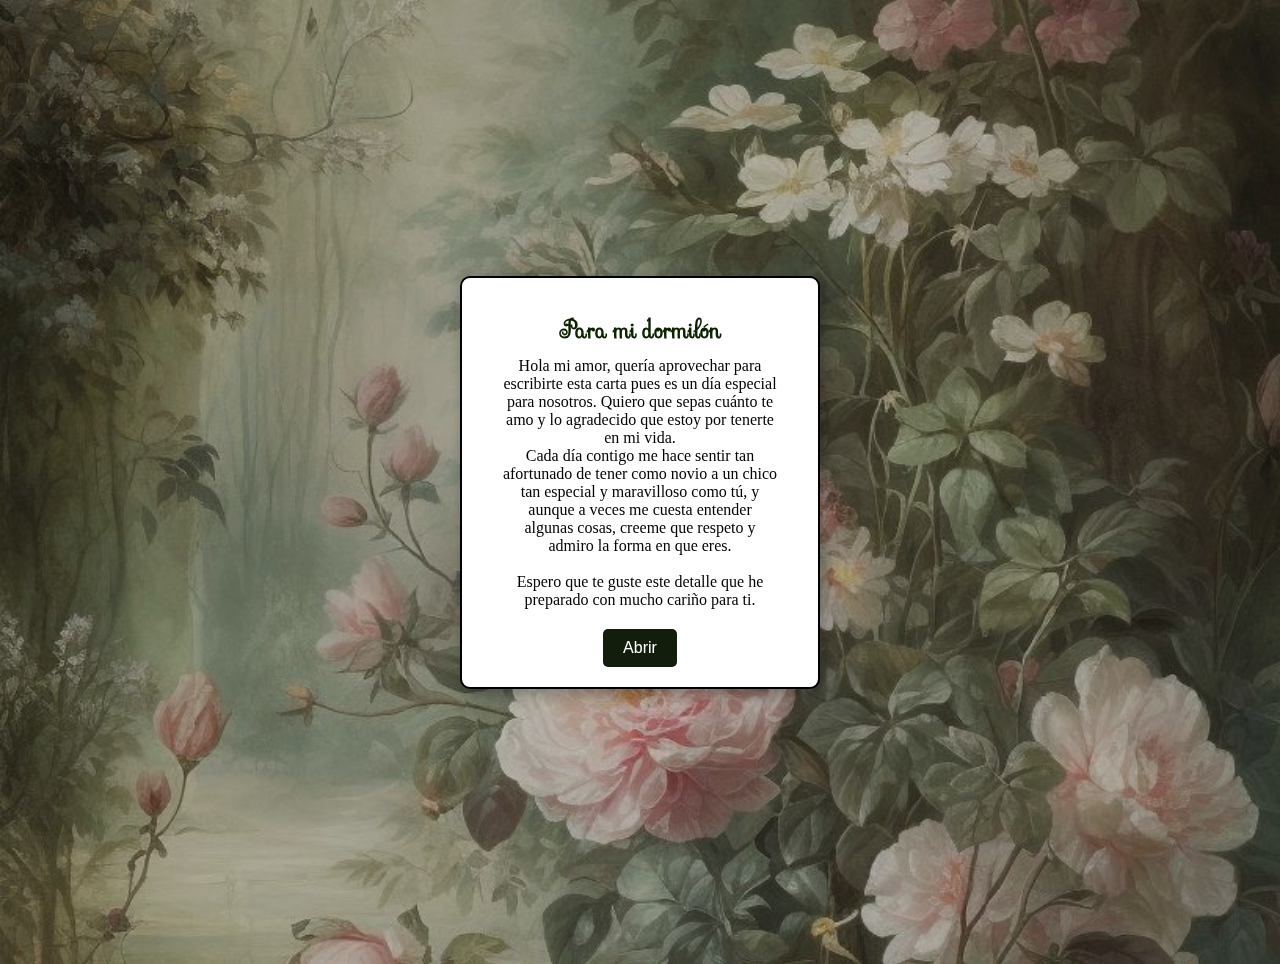
<file: index.html>
<!DOCTYPE html>
<html lang="en">
<head>
    <meta charset="UTF-8">
    <meta name="viewport" content="width=device-width, initial-scale=1.0">
    <title>Para mi dormilón</title>
    <link rel="preconnect" href="https://fonts.googleapis.com">
    <link rel="preconnect" href="https://fonts.gstatic.com" crossorigin>
    <link href="https://fonts.googleapis.com/css2?family=Lavishly+Yours&family=Sevillana&display=swap" rel="stylesheet">
    <link rel="stylesheet" href="../CSS/CartaInicial.css">

</head>
<body>
    <div class="container">
        <div class="carta">
            <h1>Para mi dormilón</h1>
            <p>Hola mi amor, quería aprovechar para escribirte esta carta pues es un día especial para nosotros. Quiero que sepas cuánto te amo y lo agradecido que estoy por tenerte en mi vida.</p>
            <p>Cada día contigo me hace sentir tan afortunado de tener como novio a un chico tan especial y maravilloso como tú, y aunque a veces me cuesta entender algunas cosas, creeme que respeto y admiro la forma en que eres.</p>
            <br>
            <p>Espero que te guste este detalle que he preparado con mucho cariño para ti.</p>
               <a href="/HTML/AbrirCarta.html">
            <button id="abrirCartaBtn">Abrir</button>
        </a>     
        </div>
    </div>
</body>
<script src="../JS/navTransition.js"></script>
<script src="../JS/CartaInicial.js"></script>
</html>
</file>
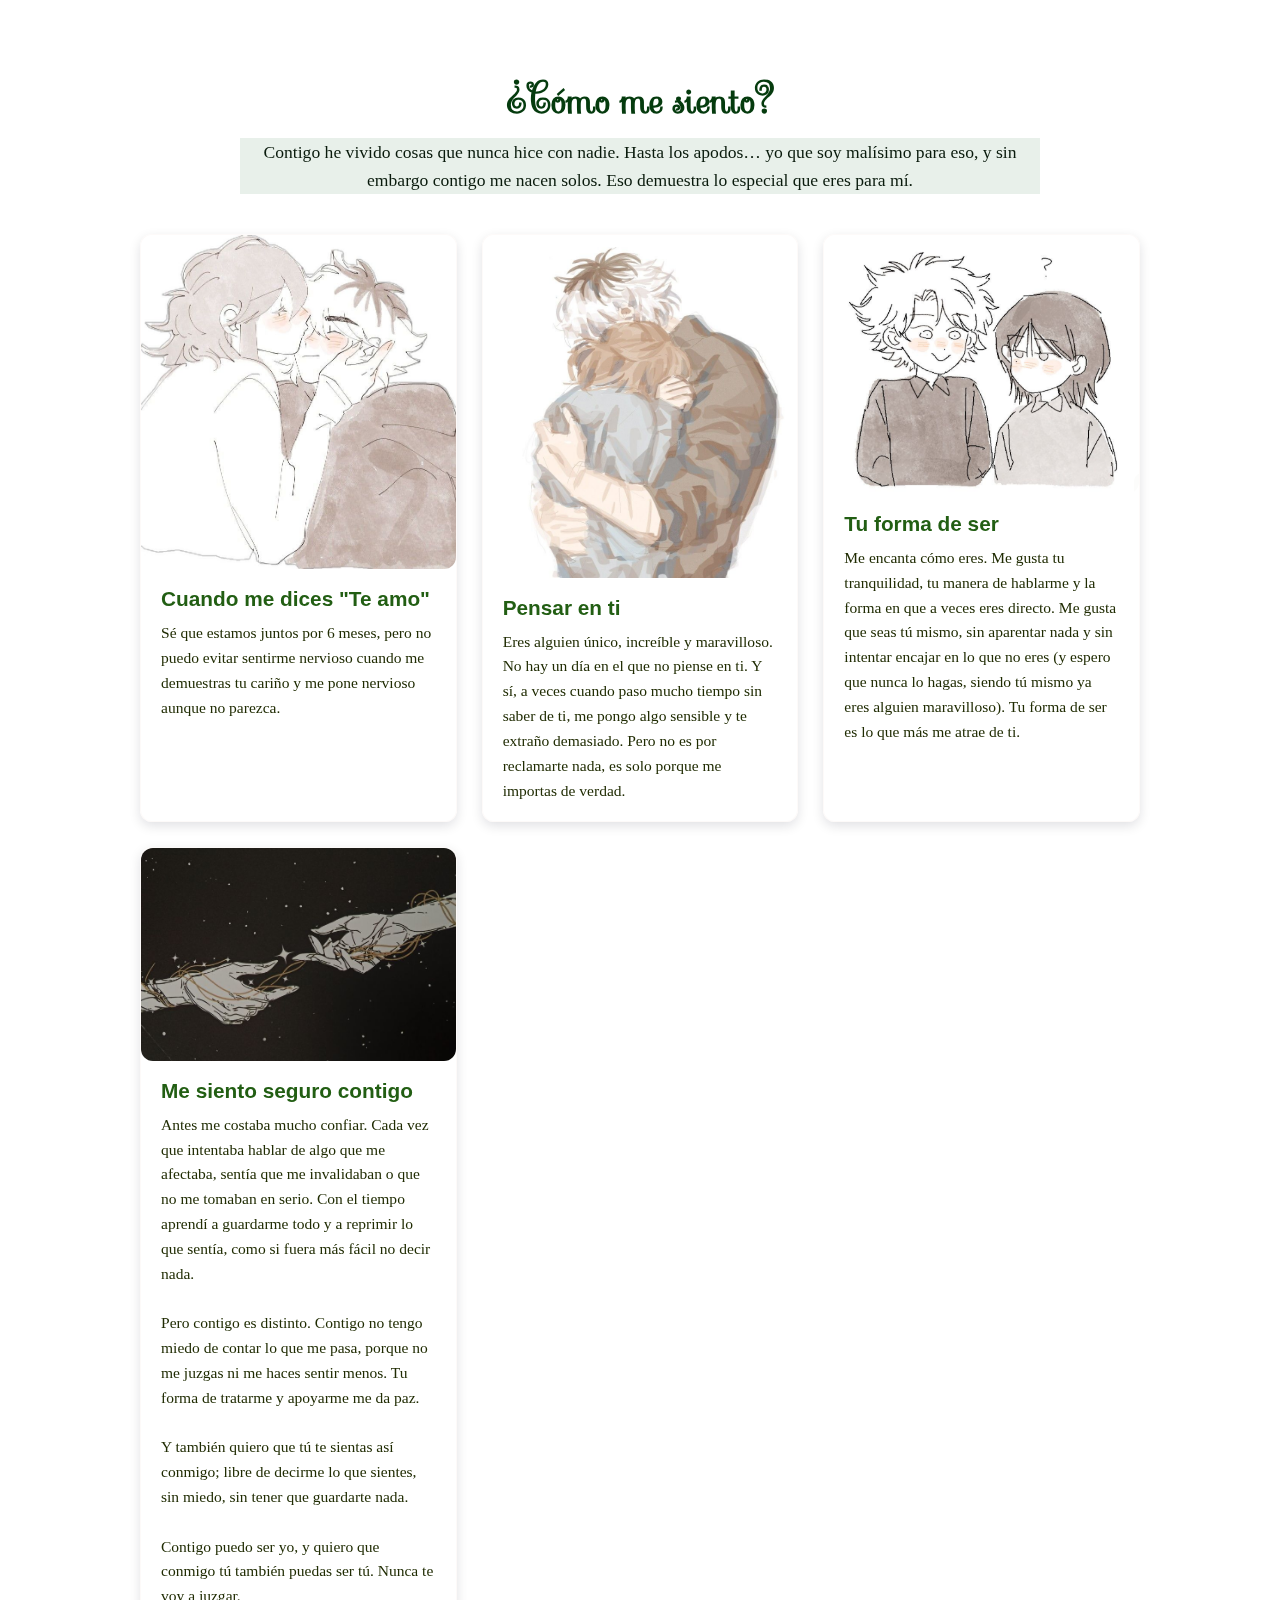
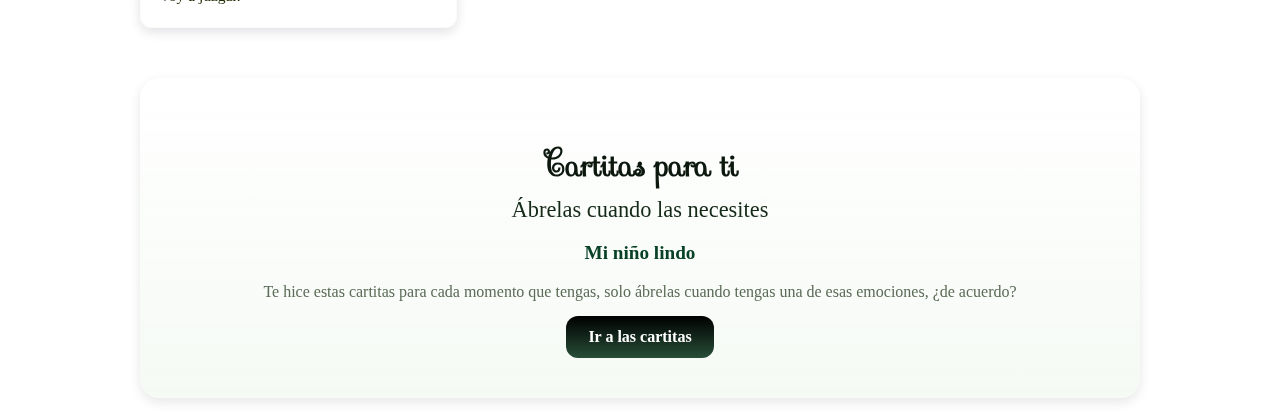
<file: HTML/AbrirCarta.html>
<!DOCTYPE html>
<html lang="es">
<head>
  <meta charset="utf-8" />
  <meta name="viewport" content="width=device-width, initial-scale=1" />
  <title>Para ti</title>
  <link rel="stylesheet" href="../CSS/ComoHsentir.css">
  <link rel="preconnect" href="https://fonts.googleapis.com">
  <link rel="preconnect" href="https://fonts.gstatic.com" crossorigin>
  <link href="https://fonts.googleapis.com/css2?family=Euphoria+Script&family=Lavishly+Yours&family=Sevillana&display=swap" rel="stylesheet">
</head>
<body>
  <main class="page">
    <section class="gallery-section">
      <h1> ¿Cómo me siento?</h1>
      <p> 
        Contigo he vivido cosas que nunca hice con nadie. Hasta los apodos… yo que soy malísimo para eso, y sin embargo contigo me nacen solos. Eso demuestra lo especial que eres para mí. 
      </p>
      <div class="gallery-list" id="gallery">
        <article class="gallery-card" data-emoji="❤️ ✨ 🌟">
          <img src="../Imagenes/CherryCrush1.jpg"> 
          <div class="card-text">
            <h3>Cuando me dices "Te amo"</h3>
            <p>Sé que estamos juntos por 6 meses, pero no puedo evitar sentirme nervioso cuando me demuestras tu cariño y me pone nervioso aunque no parezca.</p>
          </div>
        </article>

        <article class="gallery-card" data-emoji="💫 💖 🌸">
          <img src="../Imagenes/CherryCrush2.jpg">
          <div class="card-text">
            <h3>Pensar en ti</h3>
            <p>Eres alguien único, increíble y maravilloso. No hay un día en el que no piense en ti. Y sí, a veces cuando paso mucho tiempo sin saber de ti, me pongo algo sensible y te extraño demasiado. Pero no es por reclamarte nada, es solo porque me importas de verdad.</p>
          </div>
        </article>

        <article class="gallery-card" data-emoji="🌿 💚 ✨">
          <img src="../Imagenes/kangMashiro.png">
          <div class="card-text">
            <h3>Tu forma de ser</h3>
            <p>Me encanta cómo eres. Me gusta tu tranquilidad, tu manera de hablarme y la forma en que a veces eres directo. Me gusta que seas tú mismo, sin aparentar nada y sin intentar encajar en lo que no eres (y espero que nunca lo hagas, siendo tú mismo ya eres alguien maravilloso). Tu forma de ser es lo que más me atrae de ti. </p>
          </div>
        </article>

        <article class="gallery-card" data-emoji="🤝 💛 ✨">
          <img src="../Imagenes/manosxd.jpg">
          <div class="card-text">
            <h3>Me siento seguro contigo</h3>
            <p>
            Antes me costaba mucho confiar. Cada vez que intentaba hablar de algo que me afectaba, sentía que me invalidaban o que no me tomaban en serio. Con el tiempo aprendí a guardarme todo y a reprimir lo que sentía, como si fuera más fácil no decir nada.  
            <br><br>
            Pero contigo es distinto. Contigo no tengo miedo de contar lo que me pasa, porque no me juzgas ni me haces sentir menos. Tu forma de tratarme y apoyarme me da paz.  
            <br><br>
            Y también quiero que tú te sientas así conmigo; libre de decirme lo que sientes, sin miedo, sin tener que guardarte nada.  
            <br><br>
            Contigo puedo ser yo, y quiero que conmigo tú también puedas ser tú. Nunca te voy a juzgar.
            </p>
          </div>
        </article>
      </div>
    </section>

    <header class="hero">
      <h1>Cartitas para ti</h1>
      <h2>Ábrelas cuando las necesites</h2>
      <h3>Mi niño lindo</h3>
      <p class="lead">Te hice estas cartitas para cada momento que tengas, solo ábrelas cuando tengas una de esas emociones, ¿de acuerdo?</p>
      <div class="hero-actions">
        <a class="btn" href="Cartitas.html">Ir a las cartitas</a>
      </div>
    </header>
  </main>
  <script src="../JS/navTransition.js"></script>
  <script src="../JS/AbrirCarta.js"></script>
</body>
</html>
</file>
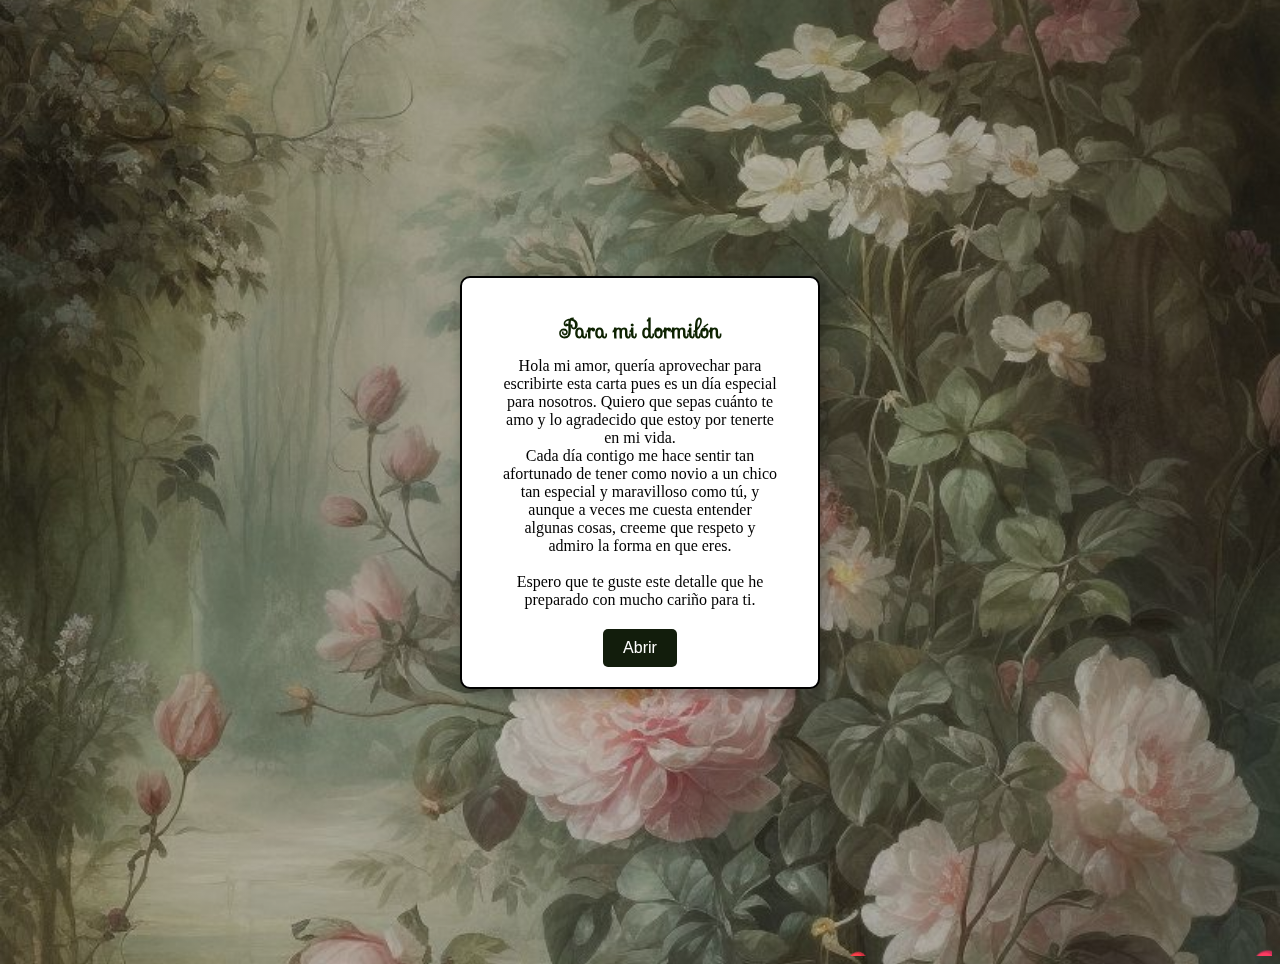
<file: HTML/CartaInicial.html>
<!DOCTYPE html>
<html lang="en">
<head>
    <meta charset="UTF-8">
    <meta name="viewport" content="width=device-width, initial-scale=1.0">
    <title>Para mi dormilón</title>
    <link rel="preconnect" href="https://fonts.googleapis.com">
    <link rel="preconnect" href="https://fonts.gstatic.com" crossorigin>
    <link href="https://fonts.googleapis.com/css2?family=Lavishly+Yours&family=Sevillana&display=swap" rel="stylesheet">
    <link rel="stylesheet" href="../CSS/CartaInicial.css">

</head>
<body>
    <div class="container">
        <div class="carta">
            <h1>Para mi dormilón</h1>
            <p>Hola mi amor, quería aprovechar para escribirte esta carta pues es un día especial para nosotros. Quiero que sepas cuánto te amo y lo agradecido que estoy por tenerte en mi vida.</p>
            <p>Cada día contigo me hace sentir tan afortunado de tener como novio a un chico tan especial y maravilloso como tú, y aunque a veces me cuesta entender algunas cosas, creeme que respeto y admiro la forma en que eres.</p>
            <br>
            <p>Espero que te guste este detalle que he preparado con mucho cariño para ti.</p>
               <a href="AbrirCarta.html">
            <button id="abrirCartaBtn">Abrir</button>
        </a>     
        </div>
    </div>
</body>
<script src="../JS/navTransition.js"></script>
<script src="../JS/CartaInicial.js"></script>
</html>
</file>
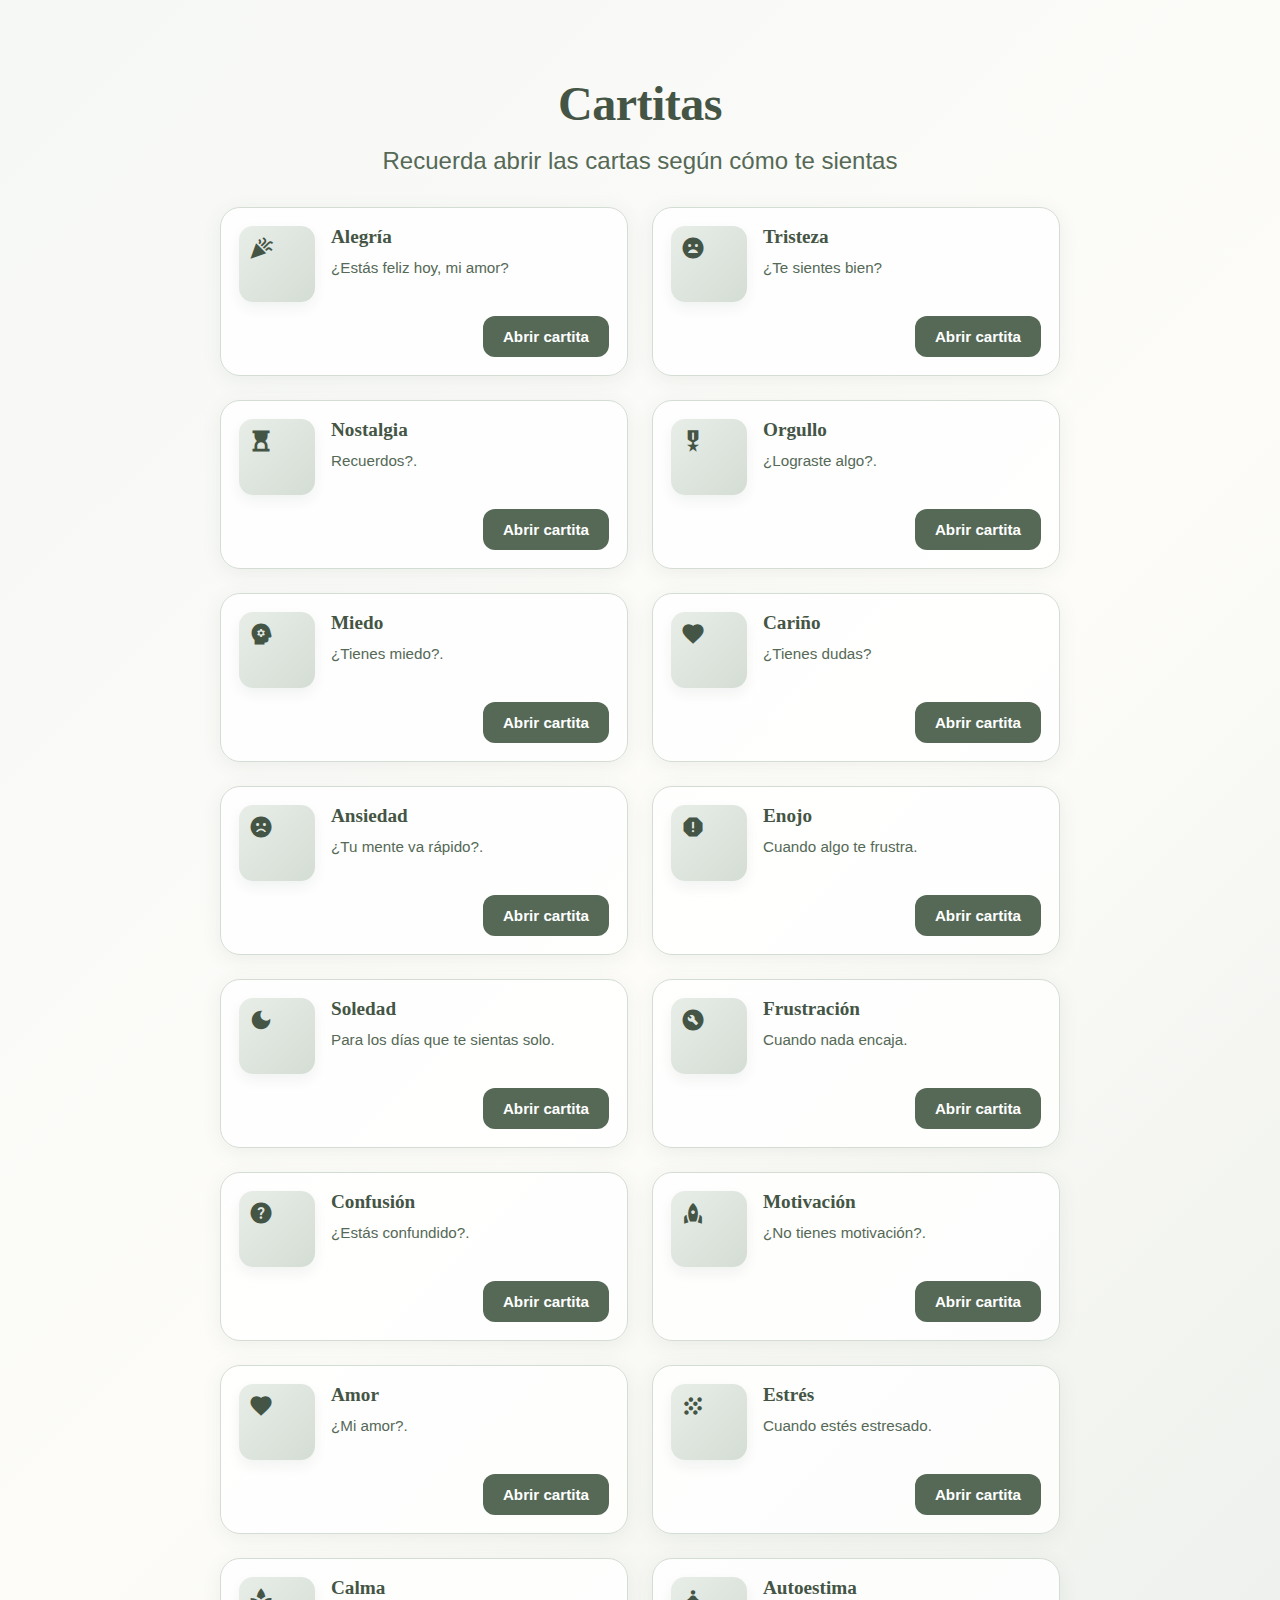
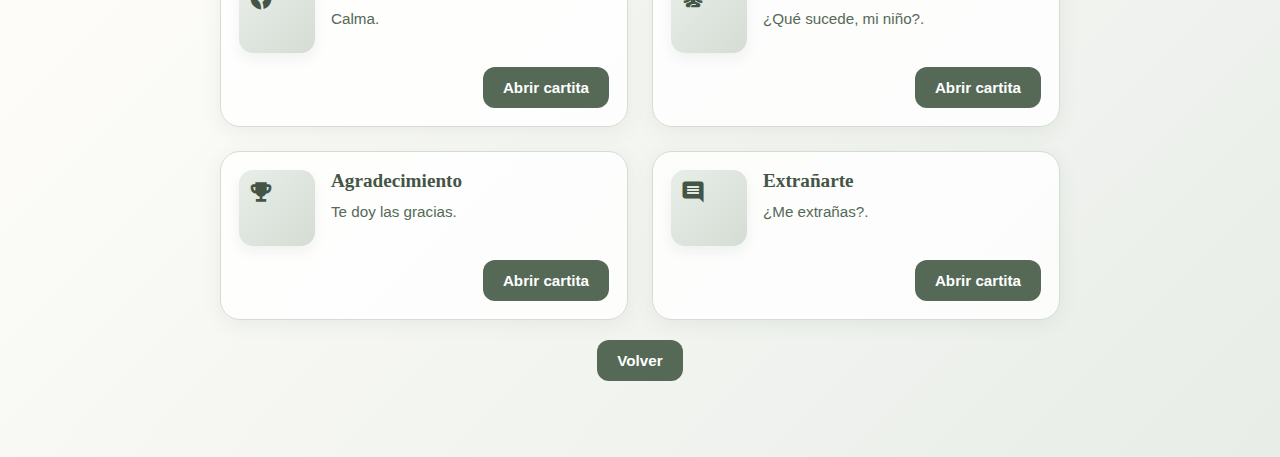
<file: HTML/Cartitas.html>
<!DOCTYPE html>
<html lang="es">
<head>
  <meta charset="utf-8" />
  <meta name="viewport" content="width=device-width,initial-scale=1" />
  <title>Cartitas</title>
  <link rel="stylesheet" href="../CSS/cartitas.css">
  <link href="https://fonts.googleapis.com/css2?family=Material+Symbols+Outlined" rel="stylesheet">
</head>
<body>
  <!-- coloca esto como primer hijo de <body> en tus páginas -->
  <div class="bg-fixed" aria-hidden="true"></div>

  <main class="page" style="max-width:880px;margin:36px auto;padding:20px;">
    <h1 style="text-align:center;margin-bottom:16px;font-family:'Sevillana',cursive;color:var(--sage-700)">Cartitas</h1>
    <h2 style="text-align:center;margin-bottom:32px;font-weight:400;color:var(--sage-600)">Recuerda abrir las cartas según cómo te sientas</h2>
    <div id="cardsContainer" class="cards-grid"></div>
    <div style="text-align:center;margin-top:20px;">
      <a class="btn" href="AbrirCarta.html">Volver</a>
    </div>
  </main>

  <div id="confirmModal" class="modal" aria-hidden="true" role="dialog">
    <div class="modal-panel" role="document" aria-labelledby="confirmTitle">
      <p id="confirmText"></p>
      <div class="modal-actions">
        <button id="confirmYes" class="btn">Sí, abrir</button>
        <button id="confirmNo" class="btn secondary">Cancelar</button>
      </div>
    </div>
  </div>

  <div id="messageModal" class="modal" aria-hidden="true" role="dialog">
    <div class="modal-panel" role="document" aria-labelledby="messageTitle">
      <h3 id="messageTitle"></h3>
      <div class="message-body">
        <p id="messageBody"></p>
      </div>
      <div style="text-align:right;margin-top:12px;">
        <button id="messageClose" class="btn">Cerrar</button>
      </div>
    </div>
  </div>

  <script src="../JS/cartitas.js"></script>
</body>
</html>
</file>
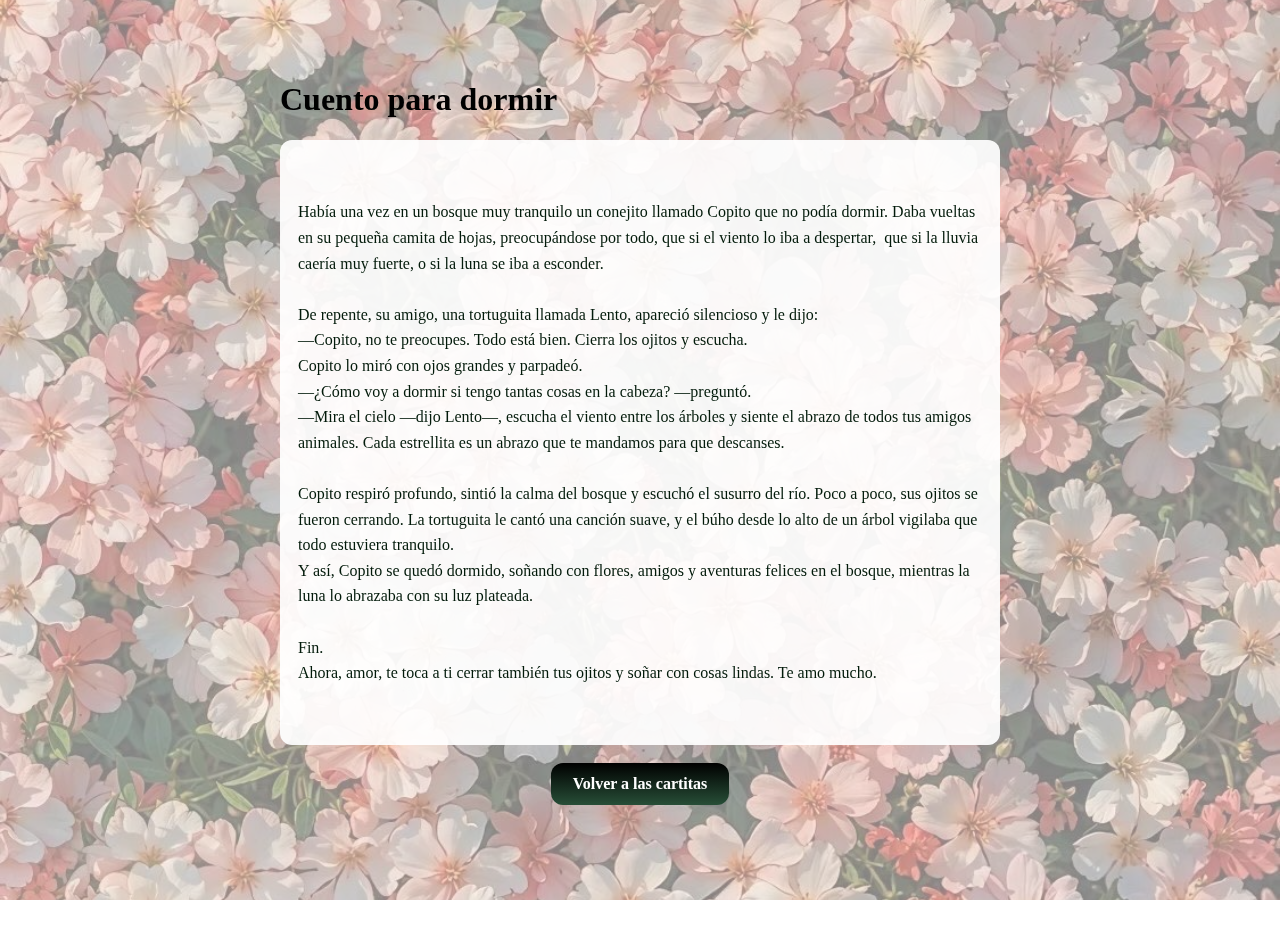
<file: HTML/CuentoDormir.html>
<!DOCTYPE html>
<html lang="es">
<head>
  <meta charset="utf-8">
  <meta name="viewport" content="width=device-width,initial-scale=1">
  <title>Cuento para dormir</title>
  <link rel="stylesheet" href="../CSS/ComoHsentir.css">
</head>
<body>
  <main class="page" style="max-width:720px;margin:36px auto;padding:24px;">
    <h1 style="font-family:'Sevillana',cursive;color:var(--g-700)">Cuento para dormir</h1>
    <article style="background:var(--bg-card);padding:18px;border-radius:12px;margin-top:12px;">
      <p style="white-space:pre-wrap;line-height:1.6;color:var(--g-900)">
Había una vez en un bosque muy tranquilo un conejito llamado Copito que no podía dormir. Daba vueltas en su pequeña camita de hojas, preocupándose por todo, que si el viento lo iba a despertar,  que si la lluvia caería muy fuerte, o si la luna se iba a esconder.

De repente, su amigo, una tortuguita llamada Lento, apareció silencioso y le dijo:
—Copito, no te preocupes. Todo está bien. Cierra los ojitos y escucha.
Copito lo miró con ojos grandes y parpadeó.
—¿Cómo voy a dormir si tengo tantas cosas en la cabeza? —preguntó.
—Mira el cielo —dijo Lento—, escucha el viento entre los árboles y siente el abrazo de todos tus amigos animales. Cada estrellita es un abrazo que te mandamos para que descanses.

Copito respiró profundo, sintió la calma del bosque y escuchó el susurro del río. Poco a poco, sus ojitos se fueron cerrando. La tortuguita le cantó una canción suave, y el búho desde lo alto de un árbol vigilaba que todo estuviera tranquilo.
Y así, Copito se quedó dormido, soñando con flores, amigos y aventuras felices en el bosque, mientras la luna lo abrazaba con su luz plateada.

Fin.
Ahora, amor, te toca a ti cerrar también tus ojitos y soñar con cosas lindas. Te amo mucho.
      </p>
    </article>
    <div style="margin-top:18px;text-align:center;">
      <a class="btn" href="Cartitas.html">Volver a las cartitas</a>
    </div>
  </main>
  <!-- coloca esto como primer hijo de <body> en tus páginas -->
  <div class="bg-fixed" aria-hidden="true"></div>
</body>
</html>
</file>
<file: CSS/CartaInicial.css>
.carta {
  box-sizing: border-box; 
  width: 100%;
  max-width: 360px;     
  height: auto;          
  padding: 20px;
  border: 2px solid #000;
  border-radius: 10px;
  box-shadow: 5px 5px 15px rgba(0, 0, 0, 0.3);
  background-color: #ffffff;
  display: flex;
  flex-direction: column;
  align-items: center;
  justify-content: center;
  font-family: Georgia, 'Times New Roman', Times, serif;
 }
.carta h1{
  margin: 0;
  padding: 0;
  font-family: 'Sevillana', cursive;
  color: #0d2201;
}
.container {
  min-height: 100vh;
  display: flex;
  align-items: center;
  justify-content: center;
  padding: 24px;
}

@media (max-width: 600px) {
  .carta {
    max-width: 100%;
    padding: 16px;
  }
}
.carta h1 {
  font-size: clamp(1.25rem, 3.2vw, 1.5rem); 
  margin-bottom: 10px;
}
.carta p {
  font-size: clamp(0.95rem, 2.2vw, 1rem);
  text-align: center;
  margin: 0 20px;
}

button {
     margin-top: 20px;
     padding: 10px 20px;
     font-size: 16px;
     border: none;
     border-radius: 5px;
     background-color: #121D0C;
     color: #fff;
     cursor: pointer;
}

@media (max-width: 420px) {
  .carta p { margin: 0 12px; }
  button { width: 100%; padding: 12px; font-size: 1rem; }
}

body {
  background: linear-gradient(rgba(0,0,0,0.18), rgba(0,0,0,0.18)), url('../Imagenes/fondo1.jpg') center/cover no-repeat fixed;
  background-color: #324A2A;
}

body.page-transition {
  transition: opacity 420ms ease, transform 420ms ease;
  will-change: opacity, transform;
}
body.page-hidden {
  opacity: 0;
  transform: translateY(6px);
  pointer-events: none;
}

.carta { 
  position: relative; 
  z-index: 2;
}

.hearts {
  position: fixed;
  inset: 0;
  pointer-events: none;
  overflow: hidden;
  z-index: 0;
}

.heart {
  position: absolute;
  left: 50%;
  top: 100%;
  transform: translate(-50%, 0) scale(1);
  font-size: 28px;
  line-height: 1;
  user-select: none;
  cursor: pointer;
  pointer-events: auto; 
  will-change: transform, opacity;
  animation-name: floatUp;
  animation-timing-function: linear;
  animation-fill-mode: forwards;
}

@keyframes floatUp {
  0% {
    transform: translateY(0) scale(0.9) rotate(0deg);
    opacity: 0;
  }
  8% {
    opacity: 1;
  }
  100% {
    transform: translateY(-120vh) rotate(20deg) scale(1.05);
    opacity: 0;
  }
}

.heart.pop {
  transition: transform 0.15s ease, opacity 0.15s ease;
  transform: scale(1.6);
  opacity: 0;
}


.falling {
  position: fixed;
  inset: 0;
  pointer-events: none;
  overflow: hidden;
  z-index: 0;
}

/* hojas */
.leaf {
  position: absolute;
  top: -10vh;
  left: var(--left, 50%);
  transform: translateX(-50%) rotate(var(--rot, 0deg)) scale(var(--scale, 1));
  font-size: var(--size, 24px);
  line-height: 1;
  opacity: var(--opacity, 0.95);
  will-change: transform, opacity;
  animation: fallDown var(--duration, 8s) linear forwards;
  pointer-events: none;
  filter: drop-shadow(0 2px 2px rgba(0,0,0,0.12));
}


@keyframes fallDown {
  0% {
    transform: translateY(-10vh) translateX(0) rotate(var(--rot, 0deg)) scale(var(--scale, 1));
    opacity: 0;
  }
  10% {
    opacity: 1;
  }
  100% {
    transform: translateY(120vh) translateX(var(--drift, 60px)) rotate(calc(var(--rot, 0deg) + 360deg)) scale(var(--scale, 1));
    opacity: 0;
  }
}

.heart {
  pointer-events: auto;
  z-index: 1;
}

.heart.pop {
  transition: transform 0.15s ease, opacity 0.15s ease;
  transform: scale(1.6);
  opacity: 0;
}

/* móvil */
@media (max-width: 720px) {
  body { background-attachment: scroll; background-position: top center; }
}
</file>
<file: CSS/ComoHsentir.css>
:root{
  --g-900:#021a0a;
  --g-800:#274e37;
  --g-700:#000000;
  --g-600:#5a8a66;
  --g-400:#93bfa2;
  --g-200:#d8efe0;
  --bg-card: rgba(255,255,255,0.92);
  --muted:#5b6b57;
}

/* ----------- ESTILO GENERAL ----------- */
body {
  margin: 0;
  padding: 0;
  position: relative;
  min-height: 100vh;
  -webkit-font-smoothing: antialiased;
  -moz-osx-font-smoothing: grayscale;
  background: none;
}

/* fondo fijo como elemento independiente (estático) */
.bg-fixed {
  position: fixed;
  inset: 0;
  background-image: url('../Imagenes/fondo3.jpg');
  background-size: cover;
  background-position: center;
  background-repeat: no-repeat;
  opacity: 0.5;
  z-index: 0;
  pointer-events: none;
  transform: translateZ(0);
  will-change: transform;
}

/* overlays y contenido por encima */
.hearts {
  position: fixed;
  inset: 0;
  pointer-events: none;
  overflow: hidden;
  z-index: 1;
}

.page {
  position: relative;
  z-index: 2;
}

/* ----------- CONTENEDOR PRINCIPAL ----------- */
.page {
  max-width: 1000px;
  margin: auto;
  padding: 20px;
  position: relative;
  z-index: 2;
}

/* ----------- TÍTULO PRINCIPAL ----------- */
.gallery-section h1 {
  text-align: center;
  font-size: 2.5rem;
  color: #053b0e;
  margin-bottom: 10px;
  font-weight: 600;
  font-family: 'Sevillana', cursive;
}

.gallery-section > p {
  text-align: center;
  font-size: 1.1rem;
  width: 80%;
  margin: 0 auto 40px;
  line-height: 1.6;
  color:#091a0c;
  background-color: #bcd4c256;
  font-family: Georgia, 'Times New Roman', Times, serif;

}

/* ----------- GRID DE CARTAS ----------- */
.gallery-list {
  display: grid;
  grid-template-columns: repeat(auto-fit, minmax(260px, 1fr));
  gap: 25px;
}

/* ----------- TARJETAS ----------- */
.gallery-card {
  background: var(--bg-card);
  border: 1px solid rgba(202, 125, 102, 0.04);
  border-radius: 12px;
  overflow: hidden;
  box-shadow: 0 4px 12px rgba(0, 10, 37, 0.12);
  transition: transform .25s ease, box-shadow .25s ease;
}

.gallery-card:hover {
  transform: translateY(-6px);
  box-shadow: 0 6px 16px rgba(0,0,0,0.20);
}

.gallery-card img {
  display: block;
  width: 100%;
  height: auto;
  border-radius: 12px;
  object-fit: cover;
  object-position: center;
  -webkit-backface-visibility: hidden;
  backface-visibility: hidden;
  -webkit-transform: translateZ(0);
  transform: translateZ(0);
}

@media (max-width: 720px) {
  .gallery-card img {
    aspect-ratio: auto;
    object-fit: contain;
    max-height: 360px;
    border-radius: 10px;
  }
}

@media (max-width: 420px) {
  .gallery-card img {
    max-height: 280px;
  }
}

/* ----------- TEXTO DE LAS CARTAS ----------- */
.card-text {
  padding: 18px 20px;
}

.card-text h3 {
  margin: 0 0 10px;
  font-size: 1.3rem;
  color:#225e13;
  font-weight: 600;
  font-family: 'Franklin Gothic Medium', 'Arial Narrow', Arial, sans-serif;
}

.card-text p {
  margin: 0;
  font-size: 0.97rem;
  color:#202c03;
  line-height: 1.6;
  font-family: Georgia, 'Times New Roman', Times, serif;
}

/* ----------- SECCIÓN FINAL (HERO) ----------- */
.hero {
  margin-top: 50px;
  padding: 40px 20px;
  background: linear-gradient(180deg, var(--bg-card), rgba(245,250,244,0.98));
  border-radius: 20px;
  text-align: center;
  box-shadow: 0 4px 12px rgba(0,0,0,0.1);
}

.hero h1 {
  margin: 0;
  color: #0C180E;
  font-size: 2.2rem;
}

.hero h2 {
  margin-top: 8px;
  color: #152918;
  font-size: 1.4rem;
  font-weight: 500;
}

.hero h3 {
  color: #074126;
  margin-top: 6px;
  font-size: 1.2rem;
}

.lead {
  margin: 15px auto;
  width: 80%;
  color: var(--muted);
}

/* ----------- BOTÓN ----------- */
.btn {
  display: inline-block;
  padding: 12px 22px;
  background: linear-gradient(180deg,var(--g-700),var(--g-800));
  color: #fff;
  border-radius: 12px;
  text-decoration: none;
  font-weight: 600;
  transition: background .25s ease;
}

.btn:hover {
  background: #7c9285;
}

.btn.secondary {
  background: transparent;
  color: var(--g-800);
  border: 2px solid rgba(56,107,74,0.16);
}

.gallery-card { position: relative; overflow: visible;}

.card-burst {
  position: absolute;
  inset: 0;
  pointer-events: none;
  overflow: visible;
  z-index: 6;
}

.card-burst .burst-item {
  position: absolute;
  left: var(--x, 50%);
  top: var(--y, 50%);
  transform: translate(-50%, -50%) scale(.6);
  will-change: transform, opacity;
  font-size: var(--size, 18px);
  opacity: 0;
  animation-name: burstAnim;
  animation-duration: var(--dur, 800ms);
  animation-timing-function: cubic-bezier(.2,.8,.2,1);
  animation-fill-mode: forwards;
  user-select: none;
  filter: drop-shadow(0 6px 8px rgba(0,0,0,0.12));
}

@keyframes burstAnim {
  0% {
    transform: translate(-50%, -50%) scale(0.6) rotate(0deg);
    opacity: 1;
  }
  70% {
    opacity: 1;
  }
  100% {
    transform: translate(calc(-50% + var(--dx, 0px)), calc(-50% + var(--dy, -80px))) scale(1.15) rotate(var(--rot, 30deg));
    opacity: 0;
  }
}

.card-burst.small .burst-item { font-size: calc(var(--size,18px) * 0.9); }

/* ----------- TRANSICIÓN DE PÁGINAS ----------- */
body.page-transition {
  transition: opacity 420ms ease, transform 420ms ease;
  will-change: opacity, transform;
}
body.page-hidden {
  opacity: 0;
  transform: translateY(6px);
  pointer-events: none;
}

h1 {
 font-family: 'Sevillana', cursive;
}

/* móvil: desactivar fixed para evitar saltos en iOS/Android */
@media (max-width: 720px) {
  body {
    background-attachment: scroll;
    background-position: top center;
  }
}
</file>
<file: CSS/cartitas.css>
:root {
  --sage-50: #f6f8f6;
  --sage-100: #e8ede8;
  --sage-200: #d4ddd4;
  --sage-300: #b5c4b5;
  --sage-400: #8fa38f;
  --sage-500: #6d856d;
  --sage-600: #556956;
  --sage-700: #445545;
  --sage-800: #364436;
  --sage-900: #2d372d;
  --cream: #fdfcf9;
  --accent: #9db29d;
  --card-bg: #ffffffcc;
}

* {
  margin: 0;
  padding: 0;
  box-sizing: border-box;
}

body {
  font-family: 'Inter', sans-serif;
  background: linear-gradient(135deg, var(--sage-50) 0%, var(--cream) 50%, var(--sage-100) 100%);
  min-height: 100vh;
  color: var(--sage-900);
  padding: 20px;
}

.page {
  max-width: 920px;
  margin: 0 auto;
  padding: 40px 20px;
}

h1 {
  font-family: 'Playfair Display', serif;
  font-size: 3rem;
  text-align: center;
  color: var(--sage-700);
  margin-bottom: 12px;
  font-weight: 700;
  letter-spacing: -0.5px;
}

.cards-grid {
  display: grid;
  grid-template-columns: repeat(auto-fit, minmax(300px, 1fr));
  gap: 24px;
  margin-top: 8px;
}

@media (max-width: 800px) {
  .cards-grid {
    grid-template-columns: 1fr;
  }
  h1 {
    font-size: 2.2rem;
  }
}

.card {
  background: var(--card-bg);
  border-radius: 20px;
  overflow: visible;
  box-shadow: 0 4px 20px rgba(69, 85, 69, 0.08);
  transition: all 0.35s cubic-bezier(0.4, 0, 0.2, 1);
  border: 1px solid var(--sage-200);
  position: relative;
  display: flex;
  gap: 16px;
  align-items: flex-start;
  padding: 18px;
}

.card:hover {
  transform: translateY(-4px);
  box-shadow: 0 12px 32px rgba(69, 85, 69, 0.15);
}

.thumb {
  width: 76px;
  height: 76px;
  border-radius: 14px;
  background: linear-gradient(135deg, var(--sage-100), var(--sage-200));
  display: flex;
  align-items: center;
  justify-content: center;
  flex: 0 0 76px;
  color: var(--sage-700);
  box-shadow: 0 6px 14px rgba(25, 50, 36, 0.06);
}

.thumb-icon {
  width: 56px;
  height: 56px;
  display: block;
  object-fit: contain;
  font-variation-settings: 'FILL' 1, 'wght' 600;
  font-size: 44px;
  color: var(--sage-700);
  display: inline-block;
}

.meta {
  flex: 1;
}

.card h4 {
  font-family: 'Playfair Display', serif;
  font-size: 1.2rem;
  color: var(--sage-700);
  margin-bottom: 8px;
  font-weight: 600;
}

.card p {
  color: var(--sage-600);
  line-height: 1.6;
  font-size: 0.95rem;
  margin-bottom: 12px;
  min-height: 48px;
}

.actions {
  display: flex;
  justify-content: flex-end;
}

.btn {
  background: var(--sage-600);
  color: white;
  border: none;
  padding: 12px 20px;
  border-radius: 12px;
  font-weight: 600;
  font-size: 0.95rem;
  cursor: pointer;
  transition: all 0.3s ease;
  font-family: 'Inter', sans-serif;
  text-decoration: none;
  display: inline-block;
}

.btn:hover {
  background: var(--sage-700);
  transform: translateY(-1px);
  box-shadow: 0 4px 12px rgba(69, 85, 69, 0.2);
}

.btn.secondary {
  background: var(--sage-200);
  color: var(--sage-700);
}

.btn.secondary:hover {
  background: var(--sage-300);
}

.modal {
  position: fixed;
  inset: 0;
  display: none;
  align-items: center;
  justify-content: center;
  background: rgba(45, 55, 45, 0.45);
  backdrop-filter: blur(4px);
  z-index: 9999;
  padding: 20px;
}

.modal[aria-hidden="false"] {
  display: flex;
}

.modal-panel {
  width: min(560px, 100%);
  background: white;
  padding: 28px;
  border-radius: 20px;
  box-shadow: 0 20px 60px rgba(45, 55, 45, 0.2);
  border: 1px solid var(--sage-200);
  animation: modalSlideIn 0.28s cubic-bezier(0.4, 0, 0.2, 1);
}

@keyframes modalSlideIn {
  from {
    opacity: 0;
    transform: translateY(18px) scale(0.98);
  }
  to {
    opacity: 1;
    transform: translateY(0) scale(1);
  }
}

.modal-panel h3 {
  font-family: 'Playfair Display', serif;
  font-size: 1.6rem;
  color: var(--sage-700);
  margin-bottom: 12px;
  font-weight: 600;
}

.modal-panel p {
  color: var(--sage-600);
  line-height: 1.7;
  font-size: 1.02rem;
  margin-bottom: 16px;
}

.message-body {
  background: var(--sage-50);
  padding: 14px;
  border-radius: 12px;
  border-left: 4px solid var(--sage-400);
  margin: 14px 0;
}
</file>
